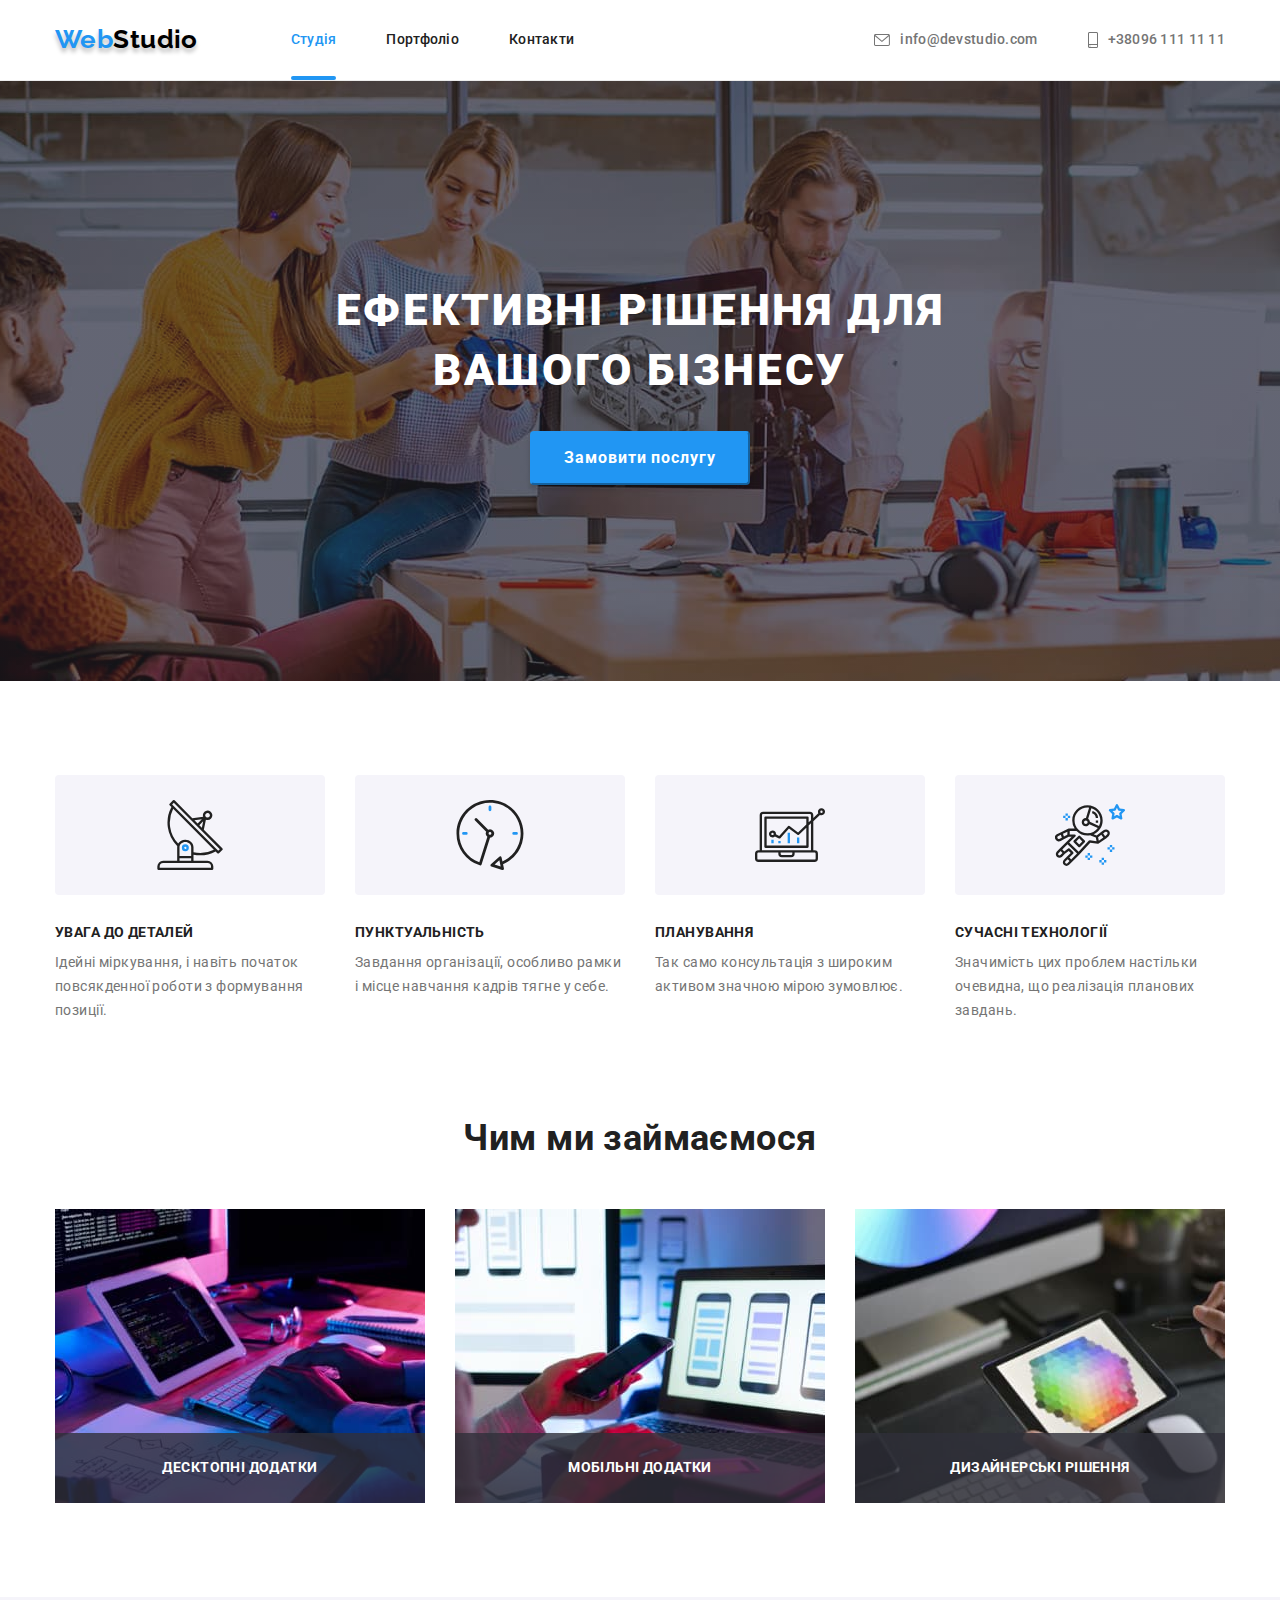
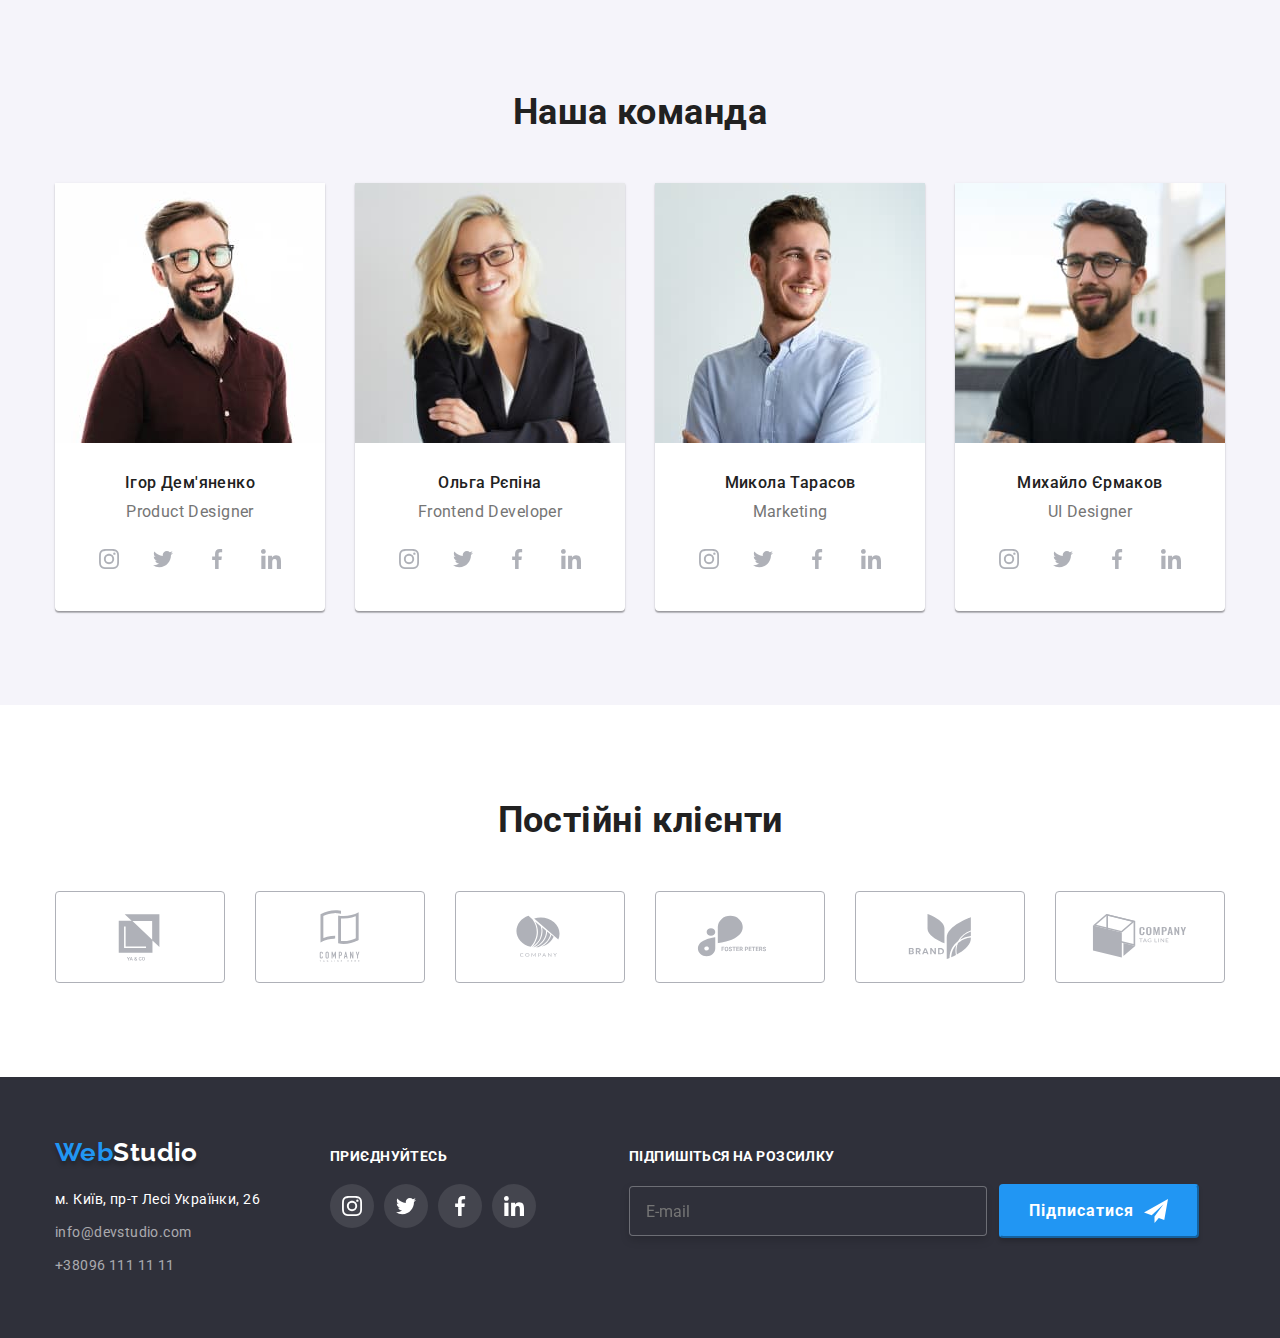
<file: index.html>
<!DOCTYPE html>
<html lang="uk">
<head>
    <meta charset="UTF-8">
    <meta http-equiv="X-UA-Compatible" content="IE=edge">
    <meta name="viewport" content="width=device-width, initial-scale=1.0">
    <title>WebStudio</title>
    <link rel="preconnect" href="https://fonts.googleapis.com">
    <link rel="preconnect" href="https://fonts.gstatic.com" crossorigin>
    <link href="https://fonts.googleapis.com/css2?family=Raleway:wght@700&family=Roboto:wght@400;500;700;900&display=swap"
        rel="stylesheet">
    <link rel="stylesheet" href="https://cdnjs.cloudflare.com/ajax/libs/modern-normalize/1.1.0/modern-normalize.min.css">
    <link rel="stylesheet" href="./css/styles.css"/>
</head>
<body>
    <!--Хедер-->
    <header>
        <div class="container page-nav">
            <nav class="nav">
                <a href="" class="logo">
                    <span class="logo-web">Web</span><span class="logo-studio">Studio</span>
                </a>
                <ul class="site-nav">
                    <li class="item"> <a class="link current" href="">Студія</a></li>
                    <li class="item"> <a class="link" href="./portfolio.html">Портфоліо</a></li>
                    <li class="item"> <a class="link" href="">Контакти</a></li>
                </ul>
            </nav>
            <ul class="nav-address">
                <li class="item"> <a class="link" href="mailto:info@devstudio.com">
                    <svg class="mail-nav" width="16" height="12">
                      <use href="./images/icons.svg#icon-envelope"></use>
                    </svg> info@devstudio.com</a></li>
                <li class="item"> <a class="link" href="tel:+380961111111">
                    <svg class="tel-nav" width="10" height="16">
                      <use href="./images/icons.svg#icon-smartphone"></use>
                    </svg>+38096 111 11 11</a></li>
            </ul>
        </div>
    </header>
    <!--Мейн-->
    <main>
        <div class="overlay">
            <section class="hero-section">
                <h1 class="title">Ефективні рішення для <br> вашого бізнесу</h1>
                <button class="button" type="button" data-modal-open>
                    <span class="button__label">Замовити послугу</span>
                </button>
            </section>
        </div>
        <section class="benefits">
            <div class="container">
                <h2 class="visually-hidden">Переваги компанії</h2>
                <ul class="features">
                    <li class="item icon-antenna">
                        <div class="icon">
                            <svg class="item-icon" width="70px" height="70px">
                              <use href="./images/icons.svg#icon-antenna-1"></use>
                            </svg>
                        </div>
                        <h3 class="details">УВАГА ДО ДЕТАЛЕЙ</h3>
                        <p class="description">Ідейні міркування, і навіть початок повсякденної роботи з формування позиції.</p>
                    </li>
                    <li class="item icon-clock">
                        <div class="icon">
                            <svg class="item-icon" width="70px" height="70px">
                                <use href="./images/icons.svg#icon-clock-1"></use>
                            </svg>
                        </div>
                        <h3 class="details">ПУНКТУАЛЬНІСТЬ</h3>
                        <p class="description">Завдання організації, особливо рамки і місце навчання кадрів тягне у себе.</p>
                    </li>
                    <li class="item icon-diagram">
                        <div class="icon">
                            <svg class="item-icon" width="70px" height="70px">
                                <use href="./images/icons.svg#icon-diagram-1"></use>
                            </svg>
                        </div>
                        <h3 class="details">ПЛАНУВАННЯ</h3>
                        <p class="description">Так само консультація з широким активом значною мірою зумовлює.</p>
                    </li>
                    <li class="item icon-astronaut">
                        <div class="icon">
                            <svg class="item-icon" width="70px" height="70px">
                                <use href="./images/icons.svg#icon-astronaut-1"></use>
                            </svg>
                        </div>
                        <h3 class="details">СУЧАСНІ ТЕХНОЛОГІЇ</h3>
                        <p class="description">Значимість цих проблем настільки очевидна, що реалізація планових завдань.</p>
                    </li>
                </ul>
            </div>
        </section>
        <section class="work">
            <div class="container">
                <h2 class="title-work">Чим ми займаємося</h2>
                <ul class="box">
                    <li class="item">
                        <a class="link-work" href=""><img src="./images/img1.jpg" alt="Десктопні застосунки" width="370"
                                height="294"></a>
                        <div class="overlay-text"><p>Десктопні додатки</p></div>
                    </li>
                    <li class="item">
                        <a class="link-work" href=""><img src="./images/img2.jpg" alt="Мобільні застосунки" width="370"
                                height="294"></a>
                        <div class="overlay-text"><p>Мобільні додатки</p></div>
                    </li>
                    <li class="item">
                        <a class="link-work" href=""><img src="./images/img3.jpg" alt="Дизайнерські рішення" width="370"
                                height="294"></a>
                        <div class="overlay-text"><p>Дизайнерські рішення</p></div>
                    </li>
                </ul>
            </div>
        </section>
        <section class="work1">
            <div class="container">
                <h2 class="title-work">Наша команда</h2>
                <ul class="specialists">
                    <li class="container1">
                            <img class="img" src="./images/k1.jpg" alt="Product Designer" width="270" height="260">
                            <div class="team">
                                <h3 class="name">Ігор Дем'яненко</h3>
                                <p class="profession" lang="en">Product Designer</p>
                                <ul class="social">
                                    <li class="link"><a class="socials-item" href="" target="_blank" aria-label="Instagram">
                                            <svg class="icon" width="20" height="20">
                                                <use href="./images/icons.svg#icon-instagram"></use>
                                            </svg>
                                        </a>
                                    </li>
                                    <li class="link"><a class="socials-item" href="" target="_blank" aria-label="Twitter">
                                            <svg class="icon" width="20" height="20">
                                                <use href="./images/icons.svg#icon-twitter"></use>
                                            </svg>
                                        </a>
                                    </li>
                                    <li class="link"><a class="socials-item" href="" target="_blank" aria-label="Facebook">
                                            <svg class="icon" width="20" height="20">
                                                <use href="./images/icons.svg#icon-facebook"></use>
                                            </svg>
                                        </a>
                                    </li>
                                    <li class="link"><a class="socials-item" href="" target="_blank" aria-label="Linkedin">
                                            <svg class="icon" width="20" height="20">
                                                <use href="./images/icons.svg#icon-linkedin"></use>
                                            </svg>
                                        </a>
                                    </li>
                                </ul>
                            </div>
                    </li>
                    <li class="container1">
                            <img class="img" src="./images/k2.jpg" alt="Frontend Developer" width="270" height="260">
                            <div class="team">
                                <h3 class="name">Ольга Рєпіна</h3>
                                <p class="profession" lang="en">Frontend Developer</p>
                                <ul class="social">
                                    <li class="link"><a class="socials-item" href="" target="_blank" aria-label="Instagram">
                                            <svg class="icon" width="20" height="20">
                                                <use href="./images/icons.svg#icon-instagram"></use>
                                            </svg>
                                        </a>
                                    </li>
                                    <li class="link"><a class="socials-item" href="" target="_blank" aria-label="Twitter">
                                            <svg class="icon" width="20" height="20">
                                                <use href="./images/icons.svg#icon-twitter"></use>
                                            </svg>
                                        </a>
                                    </li>
                                    <li class="link"><a class="socials-item" href="" target="_blank" aria-label="Facebook">
                                            <svg class="icon" width="20" height="20">
                                                <use href="./images/icons.svg#icon-facebook"></use>
                                            </svg>
                                        </a>
                                    </li>
                                    <li class="link"><a class="socials-item" href="" target="_blank" aria-label="Linkedin">
                                            <svg class="icon" width="20" height="20">
                                                <use href="./images/icons.svg#icon-linkedin"></use>
                                            </svg>
                                        </a>
                                    </li>
                                </ul>
                            </div>
                    </li>
                    <li class="container1">
                            <img class="img" src="./images/k3.jpg" alt="Marketing" width="270" height="260">
                            <div class="team">
                                <h3 class="name">Микола Тарасов</h3>
                                <p class="profession" lang="en">Marketing</p>
                                <ul class="social">
                                    <li class="link"><a class="socials-item" href="" target="_blank" aria-label="Instagram">
                                            <svg class="icon" width="20" height="20">
                                                <use href="./images/icons.svg#icon-instagram"></use>
                                            </svg>
                                        </a>
                                    </li>
                                    <li class="link"><a class="socials-item" href="" target="_blank" aria-label="Twitter">
                                            <svg class="icon" width="20" height="20">
                                                <use href="./images/icons.svg#icon-twitter"></use>
                                            </svg>
                                        </a>
                                    </li>
                                    <li class="link"><a class="socials-item" href="" target="_blank" aria-label="Facebook">
                                            <svg class="icon" width="20" height="20">
                                                <use href="./images/icons.svg#icon-facebook"></use>
                                            </svg>
                                        </a>
                                    </li>
                                    <li class="link"><a class="socials-item" href="" target="_blank" aria-label="Linkedin">
                                            <svg class="icon" width="20" height="20">
                                                <use href="./images/icons.svg#icon-linkedin"></use>
                                            </svg>
                                        </a>
                                    </li>
                                </ul>
                            </div>
                    </li>
                    <li class="container1">
                            <img class="img" src="./images/k4.jpg" alt="UI Designer" width="270" height="260">
                            <div class="team">
                                <h3 class="name">Михайло Єрмаков</h3>
                                <p class="profession" lang="en">UI Designer</p>
                                <ul class="social">
                                    <li class="link"><a class="socials-item" href="" target="_blank" aria-label="Instagram">
                                            <svg class="icon" width="20" height="20">
                                                <use href="./images/icons.svg#icon-instagram"></use>
                                            </svg>
                                        </a>
                                    </li>
                                    <li class="link"><a class="socials-item" href="" target="_blank" aria-label="Twitter">
                                            <svg class="icon" width="20" height="20">
                                                <use href="./images/icons.svg#icon-twitter"></use>
                                            </svg>
                                        </a>
                                    </li>
                                    <li class="link"><a class="socials-item" href="" target="_blank" aria-label="Facebook">
                                            <svg class="icon" width="20" height="20">
                                                <use href="./images/icons.svg#icon-facebook"></use>
                                            </svg>
                                        </a>
                                    </li>
                                    <li class="link"><a class="socials-item" href="" target="_blank" aria-label="Linkedin">
                                            <svg class="icon" width="20" height="20">
                                                <use href="./images/icons.svg#icon-linkedin"></use>
                                            </svg>
                                        </a>
                                    </li>
                                </ul>
                            </div>
                    </li>
                </ul>
            </div>
        </section>
        <section class="clients">
            <div class="container">
                <h2 class="title-work">Постійні клієнти</h2>
                <ul class="icon-clients">
                    <li class="item"><a class="company-link" href="" target="_blank">
                        <svg class="company" width="106" height="60">
                      <use href="./images/icons.svg#icon-Logo1"></use>
                        </svg>
                        </a>
                    </li>
                    <li class="item"><a class="company-link" href="" target="_blank"><svg class="company" width="106" height="60">
                      <use href="./images/icons.svg#icon-Logo2"></use>
                    </svg></a></li>
                    <li class="item"><a class="company-link" href="" target="_blank"><svg class="company" width="106" height="60">
                      <use href="./images/icons.svg#icon-Logo3"></use>
                    </svg></a></li>
                    <li class="item"><a class="company-link" href="" target="_blank"><svg class="company" width="106" height="60">
                      <use href="./images/icons.svg#icon-Logo4"></use>
                    </svg></a></li>
                    <li class="item"><a class="company-link" href="" target="_blank"><svg class="company" width="106" height="60">
                      <use href="./images/icons.svg#icon-Logo5"></use>
                    </svg></a></li>
                    <li class="item"><a class="company-link" href="" target="_blank"><svg class="company" width="106" height="60">
                      <use href="./images/icons.svg#icon-Logo6"></use>
                    </svg></a></li>
                </ul>
            </div>
        </section>
    </main>
    <!--Футер-->
    <footer class="footer">
        <div class="container info">
            <div>
                <a href="" class="logo">
                    <span class="logo-web">Web</span><span class="logo-studio">Studio</span>
                </a>
                <address>
                    <ul>
                        <li class="item"><a class="address" href="https://goo.gl/maps/R6BXJKpHJJbLq4Js7" target="_blank">м. Київ, пр-т
                                Лесі Українки,
                                26</a></li>
                        <li class="item"><a class="mail" href="mailto:info@devstudio.com">info@devstudio.com</a></li>
                        <li class="item"><a class="tel" href="tel:+380961111111">+38096 111 11 11</a></li>
                    </ul>
                </address>
            </div>
            <div class="social-page">
                <b class="join">приєднуйтесь</b>
                <ul class="social">
                    <li class="link"><a class="socials-item" href="" target="_blank" aria-label="Instagram">
                            <svg class="icon" width="20" height="20">
                                <use href="./images/icons.svg#icon-instagram"></use>
                            </svg>
                        </a>
                    </li>
                    <li class="link"><a class="socials-item" href="" target="_blank" aria-label="Twitter">
                            <svg class="icon" width="20" height="20">
                                <use href="./images/icons.svg#icon-twitter"></use>
                            </svg>
                        </a>
                    </li>
                    <li class="link"><a class="socials-item" href="" target="_blank" aria-label="Facebook">
                            <svg class="icon" width="20" height="20">
                                <use href="./images/icons.svg#icon-facebook"></use>
                            </svg>
                        </a>
                    </li>
                    <li class="link"><a class="socials-item" href="" target="_blank" aria-label="Linkedin">
                            <svg class="icon" width="20" height="20">
                                <use href="./images/icons.svg#icon-linkedin"></use>
                            </svg>
                        </a>
                    </li>
                </ul>
            </div>
            <div class="subscribe">
                <b class="join">Підпишіться на розсилку</b>
                <form class="form-subscribe" action="email" placeholder="E-mail">
                    <label for="E-mail"></label>
                    <input type="text" name="email" id="E-mail" placeholder="E-mail" required>
                    <button type="submit" class="btn-form">
                        <span class="btn-name">Підписатися</span>
                        <svg class="icon-send" width="24" height="24">
                            <use href="./images/icons.svg#icon-icon-send"></use>
                        </svg>
                    </button>
                </form>
            </div>
        </div>
    </footer>

    <div class="backdrop is-hidden" data-modal>
        <div class="modal">
            <button class="close-btn" type="button" data-modal-close>
                <svg class="icon-close" width="18" height="18">
                  <use class="checked" href="./images/icons.svg#icon-close"></use>
                </svg>
            </button>
            <div class="modal-form">
                <h2 class="title-modal">Залиште свої дані, ми вам передзвонимо</h2>
                <form class="form-service">
                    <div class="form-groupe">
                        <label class="form-label" for="name">Ім'я</label>
                        <input class="form-input" type="text" name="name" id="name" required>
                        <svg class="form-icon" width="18px" height="18px">
                            <use href="./images/icons.svg#icon-person-black"></use>
                        </svg>
                    </div>
            
                    <div class="form-groupe">
                        <label class="form-label" for="tel">Телефон</label>
                        <input class="form-input" type="tel" name="tel" id="tel" required>
                        <svg class="form-icon" width="18px" height="18px">
                            <use href="./images/icons.svg#icon-phone-black"></use>
                        </svg>
                    </div>
            
                    <div class="form-groupe">
                        <label class="form-label" for="mail">Пошта</label>
                        <input class="form-input" type="email" name="mail" id="mail" required>
                        <svg class="form-icon" width="18px" height="18px">
                            <use href="./images/icons.svg#icon-email-black"></use>
                        </svg>
                    </div>
            
                    <div class="form-groupe">
                        <label class="form-label" for="comment">Коментар</label>
                        <textarea class="form-comment" name="comment" id="comment" rows="6" placeholder="Введіть текст"></textarea>
                    </div>
            
                    <div class="form-agree">
                        <label class="checkbox-label">
                            <input class="checkbox" type="checkbox" name="agree" value="agree">
                            <svg class="icon" width="16" height="15">
                              <use href="./images/icons.svg#icon-check"></use>
                            </svg>
                            Погоджуюся з розсилкою та приймаю 
                            <a class="link">Умови договору</a>
                        </label>
                    </div>
            
                    <button class="btn-form-service" type="submit">
                        <span class="name-btn-form">Відправити</span></button>
                </form>
            </div>
        </div>
        
    </div>
    

    <script src="./js/modal.js"></script>
</body>
</html>
</file>
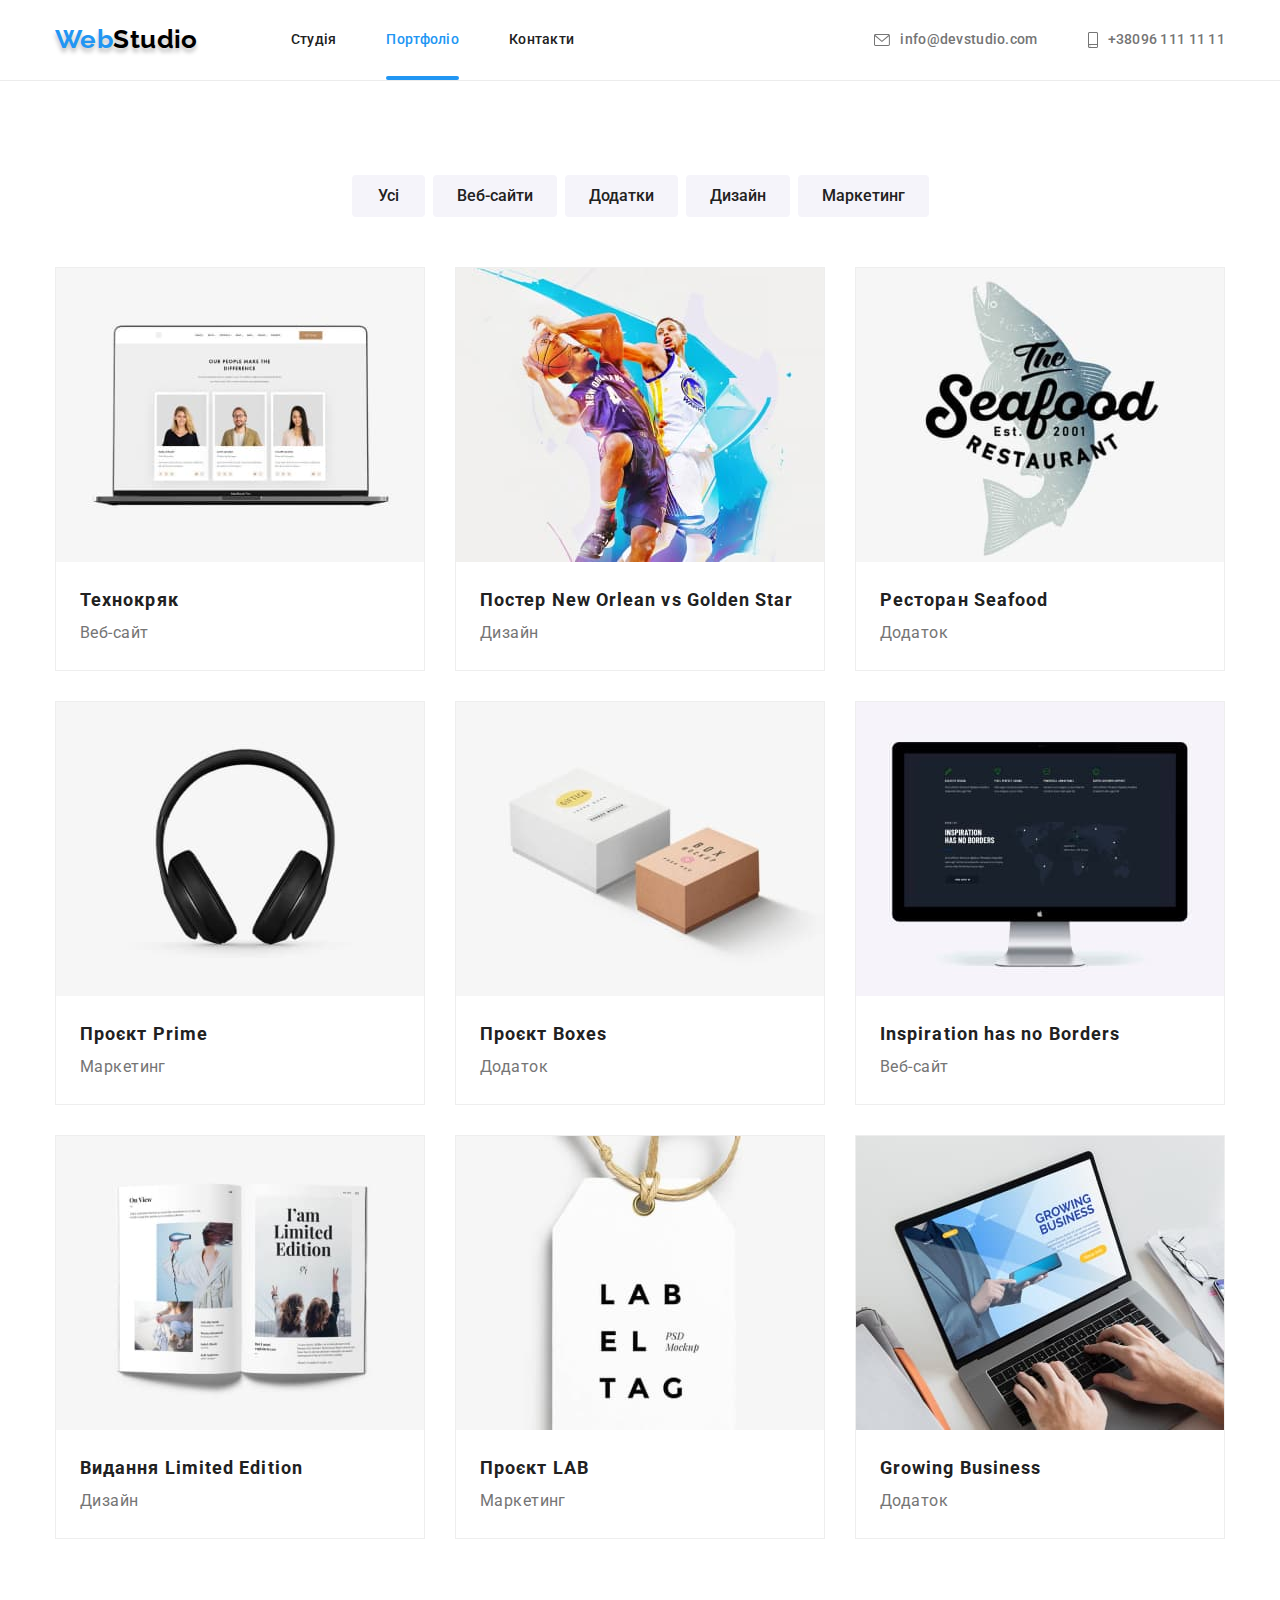
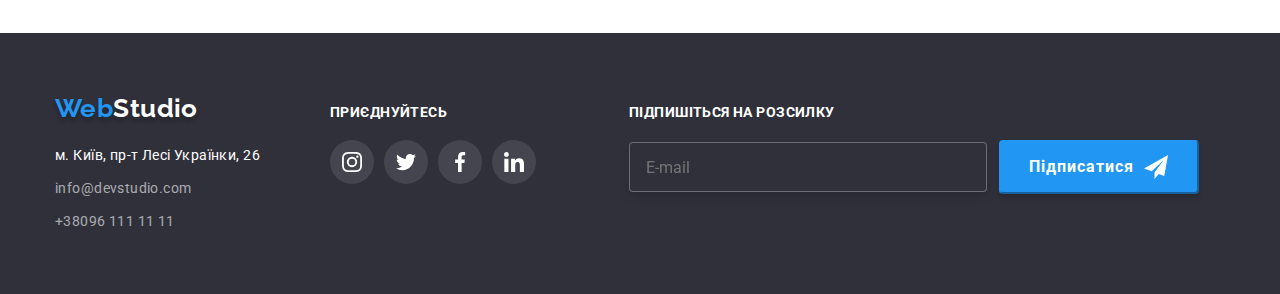
<file: portfolio.html>
<!DOCTYPE html>
<html lang="en">
<head>
    <meta charset="UTF-8">
    <meta http-equiv="X-UA-Compatible" content="IE=edge">
    <meta name="viewport" content="width=device-width, initial-scale=1.0">
    <title>Portfolio</title>
    <link rel="preconnect" href="https://fonts.googleapis.com">
    <link rel="preconnect" href="https://fonts.gstatic.com" crossorigin>
    <link href="https://fonts.googleapis.com/css2?family=Raleway:wght@700&family=Roboto:wght@400;500;700;900&display=swap"
        rel="stylesheet">
    <link rel="stylesheet" href="https://cdnjs.cloudflare.com/ajax/libs/modern-normalize/1.1.0/modern-normalize.min.css">
    <link rel="stylesheet" href="./css/styles.css"/>
</head>
<body>
    <!--Хедер-->
    <header>
        <div class="container page-nav">
            <nav class="nav">
                <a href="./index.html" class="logo">
                    <span class="logo-web">Web</span><span class="logo-studio">Studio</span>
                </a>
                <ul class="site-nav">
                    <li class="item"> <a class="link" href="./index.html">Студія</a></li>
                    <li class="item"> <a class="link current" href="">Портфоліо</a></li>
                    <li class="item"> <a class="link" href="">Контакти</a></li>
                </ul>
            </nav>
            <ul class="nav-address">
                <li class="item"> <a class="link" href="mailto:info@devstudio.com">
                    <svg class="mail-nav" width="16" height="12">
                        <use href="./images/icons.svg#icon-envelope"></use>
                    </svg>info@devstudio.com</a></li>
                <li class="item"> <a class="link" href="tel:+380961111111">
                    <svg class="tel-nav" width="10" height="16">
                        <use href="./images/icons.svg#icon-smartphone"></use>
                    </svg>+38096 111 11 11</a></li>
            </ul>
        </div>
    </header>
    <!--Мейн-->
    <main>
        <h1 class="visually-hidden">Фільтр Портфоліо</h1>
        <section class="filters">
            <div class="container">
                <ul class="filters-menu">
                    <li class="item"><button class="btn" type="button">Усі</button></li>
                    <li class="item"><button class="btn" type="button">Веб-сайти</button></li>
                    <li class="item"><button class="btn" type="button">Додатки</button></li>
                    <li class="item"><button class="btn" type="button">Дизайн</button></li>
                    <li class="item"><button class="btn" type="button">Маркетинг</button></li>
                </ul>
                <ul class="portfolio">
                    <li class="container2">
                        <a class="link" href="">
                            <div class="thumb">
                                <img src="./images/p1.jpg" alt="Веб-сайт" width="370" height="294">
                                <div class="portfolio-overlay">
                                    <p class="text">Ресурс пропонує комплексні пропозиції з різним рівнем функціоналу та сервісів. Все це дозволить
                                        відвідувачу отримати
                                        вичерпні відомості про компанію чи приватну особу.</p>
                                </div>
                            </div>
                            <div class="menu">
                                <h2 class="title-portfolio">Технокряк</h2>
                                <p class="variety-portfolio">Веб-сайт</p>
                            </div>
                        </a>
                    </li>
                    <li class="container2">
                        <a class="link" href="">
                            <div class="thumb">
                                <img src="./images/p2.jpg" alt="Дизайн" width="370" height="294">
                                <div class="portfolio-overlay">
                                    <p class="text">Ресурс пропонує комплексні пропозиції з різним рівнем функціоналу та сервісів. Все це дозволить
                                        відвідувачу отримати
                                        вичерпні відомості про компанію чи приватну особу.</p>
                                </div>
                            </div>
                            <div class="menu">
                                <h2 class="title-portfolio">Постер New Orlean vs Golden Star</h2>
                                <p class="variety-portfolio">Дизайн</p>
                            </div>
                        </a>
                    </li>
                    <li class="container2">
                        <a class="link" href="">
                            <div class="thumb">
                                <img src="./images/p3.jpg" alt="Додаток" width="370" height="294">
                                <div class="portfolio-overlay">
                                    <p class="text">Ресурс пропонує комплексні пропозиції з різним рівнем функціоналу та сервісів. Все це дозволить
                                        відвідувачу отримати
                                        вичерпні відомості про компанію чи приватну особу.</p>
                                </div>
                            </div>
                            <div class="menu">
                                <h2 class="title-portfolio">Ресторан Seafood</h2>
                                <p class="variety-portfolio">Додаток</p>
                            </div>
                        </a>
                    </li>
                    <li class="container2">
                        <a class="link" href="">
                            <div class="thumb">
                                <img src="./images/p4.jpg" alt="Маркетинг" width="370" height="294">
                                <div class="portfolio-overlay">
                                    <p class="text">Ресурс пропонує комплексні пропозиції з різним рівнем функціоналу та сервісів. Все це дозволить
                                        відвідувачу отримати
                                        вичерпні відомості про компанію чи приватну особу.</p>
                                </div>
                            </div>
                            <div class="menu">
                                <h2 class="title-portfolio">Проєкт Prime</h2>
                                <p class="variety-portfolio">Маркетинг</p>
                            </div>
                        </a>
                    </li>
                    <li class="container2">
                        <a class="link" href="">
                            <div class="thumb">
                                <img src="./images/p5.jpg" alt="Додаток" width="370" height="294">
                                <div class="portfolio-overlay">
                                    <p class="text">Ресурс пропонує комплексні пропозиції з різним рівнем функціоналу та сервісів. Все це дозволить
                                        відвідувачу отримати
                                        вичерпні відомості про компанію чи приватну особу.</p>
                                </div>
                            </div>
                            <div class="menu">
                                <h2 class="title-portfolio">Проєкт Boxes</h2>
                                <p class="variety-portfolio">Додаток</p>
                            </div>
                        </a>
                    </li>
                    <li class="container2">
                        <a class="link" href="">
                            <div class="thumb">
                                <img src="./images/p6.jpg" alt="Веб-сайт" width="370" height="294">
                                <div class="portfolio-overlay">
                                    <p class="text">Ресурс пропонує комплексні пропозиції з різним рівнем функціоналу та сервісів. Все це дозволить
                                        відвідувачу отримати
                                        вичерпні відомості про компанію чи приватну особу.</p>
                                </div>
                            </div>
                            <div class="menu">
                                <h2 class="title-portfolio">Inspiration has no Borders</h2>
                                <p class="variety-portfolio">Веб-сайт</p>
                            </div>
                        </a>
                    </li>
                    <li class="container2">
                        <a class="link" href="">
                            <div class="thumb">
                                <img src="./images/p7.jpg" alt="Дизайн" width="370" height="294">
                                <div class="portfolio-overlay">
                                    <p class="text">Ресурс пропонує комплексні пропозиції з різним рівнем функціоналу та сервісів. Все це дозволить
                                        відвідувачу отримати
                                        вичерпні відомості про компанію чи приватну особу.</p>
                                </div>
                            </div>
                            <div class="menu">
                                <h2 class="title-portfolio">Видання Limited Edition</h2>
                                <p class="variety-portfolio">Дизайн</p>
                            </div>
                        </a>
                    </li>
                    <li class="container2">
                        <a class="link" href="">
                            <div class="thumb">
                                <img src="./images/p8.jpg" alt="Маркетинг" width="370" height="294">
                                <div class="portfolio-overlay">
                                    <p class="text">Ресурс пропонує комплексні пропозиції з різним рівнем функціоналу та сервісів. Все це дозволить
                                        відвідувачу отримати
                                        вичерпні відомості про компанію чи приватну особу.</p>
                                </div>
                            </div>
                            <div class="menu">
                                <h2 class="title-portfolio">Проєкт LAB</h2>
                                <p class="variety-portfolio">Маркетинг</p>
                            </div>
                        </a>
                    </li>
                    <li class="container2">
                        <a class="link" href="">
                            <div class="thumb">
                                <img src="./images/p9.jpg" alt="Додаток" width="370" height="294">
                                <div class="portfolio-overlay">
                                    <p class="text">Ресурс пропонує комплексні пропозиції з різним рівнем функціоналу та сервісів. Все це дозволить
                                        відвідувачу отримати
                                        вичерпні відомості про компанію чи приватну особу.</p>
                                </div>
                            </div>
                            <div class="menu">
                                <h2 class="title-portfolio">Growing Business</h2>
                                <p class="variety-portfolio">Додаток</p>
                            </div>
                        </a>
                    </li>
                </ul>
            </div>
        </section>
    </main>
    <!--Футер-->
    <footer class="footer">
        <div class="container info">
            <div>
                <a href="" class="logo">
                    <span class="logo-web">Web</span><span class="logo-studio">Studio</span>
                </a>
                <address>
                    <ul>
                        <li class="item"><a class="address" href="https://goo.gl/maps/R6BXJKpHJJbLq4Js7" target="_blank">м.
                                Київ, пр-т
                                Лесі Українки,
                                26</a></li>
                        <li class="item"><a class="mail" href="mailto:info@devstudio.com">info@devstudio.com</a></li>
                        <li class="item"><a class="tel" href="tel:+380961111111">+38096 111 11 11</a></li>
                    </ul>
                </address>
            </div>
            <div class="social-page">
                <b class="join">приєднуйтесь</b>
                <ul class="social">
                    <li class="link"><a class="socials-item" href="" target="_blank" aria-label="Instagram">
                            <svg class="icon" width="20" height="20">
                                <use href="./images/icons.svg#icon-instagram"></use>
                            </svg>
                        </a>
                    </li>
                    <li class="link"><a class="socials-item" href="" target="_blank" aria-label="Twitter">
                            <svg class="icon" width="20" height="20">
                                <use href="./images/icons.svg#icon-twitter"></use>
                            </svg>
                        </a>
                    </li>
                    <li class="link"><a class="socials-item" href="" target="_blank" aria-label="Facebook">
                            <svg class="icon" width="20" height="20">
                                <use href="./images/icons.svg#icon-facebook"></use>
                            </svg>
                        </a>
                    </li>
                    <li class="link"><a class="socials-item" href="" target="_blank" aria-label="Linkedin">
                            <svg class="icon" width="20" height="20">
                                <use href="./images/icons.svg#icon-linkedin"></use>
                            </svg>
                        </a>
                    </li>
                </ul>
            </div>
            <div class="subscribe">
                <b class="join">Підпишіться на розсилку</b>
                <form class="form-subscribe" action="email" placeholder="E-mail">
                    <label for="E-mail"></label>
                    <input type="text" name="email" id="E-mail" placeholder="E-mail">
                    <button type="submit" class="btn-form">
                        <span class="btn-name">Підписатися</span>
                        <svg class="icon-send" width="24" height="24">
                            <use href="./images/icons.svg#icon-icon-send"></use>
                        </svg>
                    </button>
                </form>
            </div>
        </div>
    </footer>
</body>
</html>
</file>
<file: css/styles.css>
/*колір основного тексту #212121 */
/*вторинний колір тексту #757575 */
/*білий #FFFFFF */
/*акцент синій #2196F3 */
/*вторинний колір фону #2F303A-чорний, #F5F4FA- сірий */

:root {
    --primary-text-color: #757575;
    --title-text-color: #212121;
    --accent-color: #2196F3;
    --white-color: #FFFFFF;
}
html{
    box-sizing: border-box;
}
*,*::before, *::after{
    box-sizing: inherit;
}
body{
    background-color: var(--white-color);
    font-family: 'Roboto', sans-serif;
    font-weight: 400;
    font-size: 14px;
    letter-spacing: 0.03em;
}
body ul{
    list-style: none;
}
body a{
    text-decoration: none;
}

    
            /*Header*/
header {
    background-color: var(--white-color);
    border-bottom: 1px solid #ECECEC;
}
h1,h2,h3,p,ul{
    margin: 0;
    padding: 0;
}
img{
    display: block;
}
.page-nav{
    display: flex;
    align-items: center;
}
.nav{
    display: flex;
}

.container{
    margin-left: auto;
    margin-right: auto;
    width: 1200px;
    padding: 0 15px;
    /*outline: 4px solid red;*/ 
}
.logo{
    font-family: 'Raleway', sans-serif;
    font-weight: 700;
    font-size: 26px;
    line-height: 1.19;
    text-shadow: 0px 4px 4px rgba(0, 0, 0, 0.25);
}
.nav .logo{
    padding-top: 24px;
    padding-bottom: 25px;
}
.logo-web {
    color: var(--accent-color);
}
.logo-studio {
    color: #000000;
}
.site-nav {    
    display: flex;
    margin-left: 93px;
    font-weight: 500;
    font-size: 14px;
    line-height: 1.14;
    letter-spacing: 0.02em;
    color: var(--title-text-color);
}
.site-nav .item{
    margin-right: 50px;
    position: relative;
}
.site-nav .current::after{
    content: "";
    position: absolute;
    left: 0;
    bottom: 0;
    display: block;
    width: 100%;
    height: 4px;
    background: var(--accent-color);
    border-radius: 2px;
}
.site-nav .item:last-child{
    margin-right: 0;
}
.site-nav .link{
    font-weight: 500;
    line-height: 1.14;
    letter-spacing: 0.02em;
    color: var(--title-text-color);
    padding: 32px 0;
    display: block;

    transition-property: color;
    transition-duration: 250ms;
    transition-timing-function: cubic-bezier(0.4, 0, 0.2, 1);
}
.site-nav .link:hover,
.site-nav .link:focus {
    color: var(--accent-color);
}
.site-nav .link.current{
    color: var(--accent-color);
}
.nav-address .item +.item{
    margin-left: 50px;
}
.nav-address {
    display: flex;
    margin-left: auto;
    font-style: normal;
    font-weight: 500;
    font-size: 14px;
    line-height: 1.14;
    letter-spacing: 0.02em;
    color: var(--primary-text-color);
}
.nav-address .link{
    display: flex;
    padding-top: 32px;
    padding-bottom: 32px;
    color: var(--primary-text-color);
    align-items: center;
    justify-content: center;

    transition-property: color;
    transition-duration: 250ms;
    transition-timing-function: cubic-bezier(0.4, 0, 0.2, 1);
}
.mail-nav{
    margin-right: 10px;
    fill: currentColor;
}
.tel-nav{
    margin-right: 10px;
    fill: currentColor;
}
.nav-address .link:focus,
.nav-address .link:hover{
    color: var(--accent-color);
}
    /*Hero-sectiov*/
.hero-section {
    padding-top: 200px;
    padding-bottom: 200px;
    /*background-color: #C4C4C4;*/
    text-align: center;
    /*outline: 4px solid red;*/
}
.overlay{
    height: 600px;
    max-width: 1600px;
    margin-left: auto;
    margin-right: auto;
    background-image: linear-gradient(
            to right,
            rgba(47, 48, 58, 0.4),
            rgba(47, 48, 58, 0.4)
    ),
        url(../images/Overlay.jpg);
    background-color: ##C4C4C4;
    background-repeat: no-repeat;
    background-position: center;
    background-size: cover;
}
.hero-section .title {
    font-weight: 900;
    font-size: 44px;
    line-height: 1.36;
    letter-spacing: 0.06em;
    text-transform: uppercase;
    color: var(--white-color);
    margin-bottom: 30px;
}
.button{
    min-width: 216px;
    min-height: 50px;
    padding: 10px 32px;
    text-align: center;
    background: var(--accent-color);
    box-shadow: 0px 4px 4px rgba(0, 0, 0, 0.15);
    border-radius: 4px;
    border-color: var(--accent-color);
    cursor: pointer;
}
.button__label {
    font-family: 'Roboto';
    font-weight: 700;
    font-size: 16px;
    line-height: 1.88;
    display: flex;
    align-items: center;
    text-align: center;
    letter-spacing: 0.06em;
    color: var(--white-color);
}
.button:hover, .button:focus{
    color: var(--accent-color);
}
.visually-hidden {
    position: absolute;
    width: 1px;
    height: 1px;
    margin: -1px;
    border: 0;
    padding: 0;

    white-space: nowrap;
    clip-path: inset(100%);
    clip: rect(0 0 0 0);
    overflow: hidden;
}
.features{
    display: flex;
    flex-wrap: wrap;
}
.features .item+.item{
    margin-left: 30px;
}
.benefits .item{
    width: 270px;
}

.benefits .icon{
    width: 270px;
    height: 120px;
    background-color: #F5F4FA;
    margin-bottom: 30px;
    border-radius: 4px;
    display: flex;
    align-items: center;
    justify-content: center;
}
/*.benefits .item::before {
    content: "";
    display: block;
    height: 120px;
    background-size: auto;
    background-repeat: no-repeat;
    background-position: center;
    border-radius: 4px;
    background-color: #F5F4FA;
    padding: 25px 100px;
    margin-bottom: 30px;
}
.icon-antenna:before{
    background-image: url("../images/antenna\ 1.svg");
}
.icon-clock:before{
    background-image: url("../images/clock\ 1.svg");
}
.icon-diagram:before{
    background-image: url("../images/diagram\ 1.svg");
}
.icon-astronaut:before{
    background-image: url("../images/astronaut\ 1.svg");
}*/

.benefits .details {
    margin-bottom: 10px;
    line-height: 1.14;
    font-size: 14px;
    text-transform: uppercase;
    color: var(--title-text-color);
}
.benefits .description {
    line-height: 1.71;
    color: var(--primary-text-color);
}
.benefits{
    padding-bottom: 94px;
    padding-top: 94px;
}
.title-work{
    font-size: 36px;
    line-height: 1.17;
    text-align: center;
    color: var(--title-text-color);
    margin-bottom: 50px;
}
.box{
    display: flex;
    flex-wrap: wrap;
}
.specialists{
    display: flex;
    flex-wrap: wrap;
}

.specialists .name{
    font-weight: 500;
    font-size: 16px;
    line-height: 1.19;
    text-align: center;
    color: var(--title-text-color);
    margin-bottom: 10px;
}
.specialists .profession{
    font-size: 16px;
    line-height: 1.19;
    text-align: center;
    color: var(--primary-text-color);
    margin-bottom: 16px;
}
.work{
    display: flex; 
    padding-bottom: 94px;
}

.work .item +.item{
    margin-left: 30px;
}
.work .item{
    position: relative;

    display: flex;
    align-items: center;
    justify-content: center;
}
.overlay-text{
    position: absolute;
    
    bottom: 0;

    width: 370px;
    height: 70px;
    background: rgba(47, 48, 58, 0.8);

    font-weight: 700;
    font-size: 14px;
    line-height: 1.14;
    text-align: center;
    letter-spacing: 0.03em;
    text-transform: uppercase;
    color: var(--white-color);
    padding-top: 27px;
}
.work1 {
    padding-top: 94px;
    padding-bottom: 94px;
    background-color: #F5F4FA;
}
.work1 .socials-item {
    display: flex;
    align-items: center;
    justify-content: center;
    width: 44px;
    height: 44px;
    background-color: var(--white-color);
    border-radius: 50%;

    transition-property: background-color;
    transition-duration: 250ms;
    transition-timing-function: cubic-bezier(0.4, 0, 0.2, 1);
}
.work1 .icon {
    fill: #AFB1B8;

    transition-property: fill;
    transition-duration: 250ms;
    transition-timing-function: cubic-bezier(0.4, 0, 0.2, 1);
}
.socials-item:hover .icon,
.socials-item:focus .icon{
    fill: var(--white-color);
}
.socials-item:hover,
.socials-item:focus{
    background-color: var(--accent-color);
}

.team {
    padding-top: 30px;
    padding-bottom: 30px;
}
.container1{
    width: 270px;
    min-height: 368px;
    background: var(--white-color);
    box-shadow: 0px 1px 3px rgba(0, 0, 0, 0.12), 0px 1px 1px rgba(0, 0, 0, 0.14), 0px 2px 1px rgba(0, 0, 0, 0.2);
    border-radius: 0px 0px 4px 4px;
}
.container1 +.container1{
    margin-left: 30px;
}
.clients{
    padding-top: 94px;
    padding-bottom: 94px;
}
.company{
    fill: #AFB1B8;

    transition-property: fill, border-color;
    transition-duration: 250ms;
    transition-timing-function: cubic-bezier(0.4, 0, 0.2, 1);
}
.company-link {
    display: flex;
    align-items: center;
    justify-content: center;
    width: 170px;
    height: 92px;
    background-color: var(--white-color);
    border: 1px solid #AFB1B8;
    border-radius: 4px;
}
.icon-clients{
    display: flex;
    justify-content: center;
    align-items: center;
    gap: 30px;
}
 
.company-link:hover .company,
.company-link:focus .company{
    fill: var(--accent-color);
}
.company-link:hover,
.company-link:focus{
    border-color: var(--accent-color);
}
   


            /*Футер*/
.footer{
    background-color: #2F303A;
    padding-top: 60px;
    padding-bottom: 60px;
    display: flex;
}
.info{
    display: flex;
    align-items: baseline;
}
.footer .logo-studio{
    font-family: 'Raleway', sans-serif;
    font-weight: 700;
    font-size: 26px;
    line-height: 1.19;
    color: var(--white-color);
}
.footer .logo {
    display: flex;
    margin-bottom: 20px;
    font-family: 'Raleway', sans-serif;
    font-weight: 700;
    font-size: 26px;
    line-height: 1.19;
}
.footer .address{
    font-style: normal;
    line-height: 1.71;
    color: var(--white-color);
}
.footer .item +.item{
    margin-top: 9px;
}

.footer .mail,
.footer .tel{
    font-style: normal;
    line-height: 1.71;
    color: rgba(255, 255, 255, 0.6);
}
.footer .item{
    transition-property: color;
    transition-duration: 250ms;
    transition-timing-function: cubic-bezier(0.4, 0, 0.2, 1);
}
.footer .address:hover, .footer .address:focus,
.footer .mail:hover, .footer .mail:focus,
.footer .tel:hover,.footer .tel:focus{
    color: var(--accent-color);
}
.join{
    text-transform: uppercase;
    color: var(--white-color);
    display: inline-block;
    margin-bottom: 20px;
}
.form-subscribe{
    display: flex;
    align-items: center;
    justify-content: center;
}
.footer .icon{
    fill: var(--white-color);
}
.footer .socials-item{
    display: flex;
    align-items: center;
    justify-content: center;
    width: 44px;
    height: 44px;
    background-color: rgba(255, 255, 255, 0.1);
    border-radius: 50%;

    transition-property: background-color;
    transition-duration: 250ms;
    transition-timing-function: cubic-bezier(0.4, 0, 0.2, 1);
}
.socials-item:hover,
.socials-item:focus{
    background-color: var(--accent-color);
}
.social{
    display: flex;
    align-items: center ;
    justify-content: center;
}
.social-page{
    margin-left: 70px;
}
.social .link +.link{
    margin-left: 10px;
}
.subscribe {
    margin-left: 93px;
    
    /*width: 570px;*/
}
 .footer input {
    width: 358px;
    height: 50px;

    color: rgba(255, 255, 255, 0.6);
    font-size: 16px;
    line-height: 1.25;

    border: 1px solid rgba(255, 255, 255, 0.3);
    filter: drop-shadow(0px 4px 4px rgba(0, 0, 0, 0.15));
    border-radius: 4px;

    font-family: inherit;
    background-color: #2F303A;
    padding:15px 16px;
    margin: 0;
}

.btn-form {
    min-width: 200px;
    min-height: 50px;

    background-color: var(--accent-color);
    box-shadow: 0px 4px 4px rgba(0, 0, 0, 0.15);
    border-radius: 4px;
    padding: 10px 28px;
    margin-left: 12px;
    
    display: flex;
    align-items: center;
    justify-content: baseline;

    border-color: var(--accent-color);
    cursor: pointer;
}

.btn-name {
    font-weight: 700;
    font-size: 16px;
    line-height: 1.88;

   letter-spacing: 0.06em;

    margin-right: 10px;

    color: #FFFFFF;
}

.icon-send {
    fill: var(--white-color);
}
       

            /* Модальне вікно*/

.backdrop{
    position: fixed;
    top: 0;
    left: 0;
    z-index: 1000;

    width: 100%;
    height: 100%;

    background-color: rgba(0, 0, 0, 0.2);

    /*opacity: 1;
    visibility: visible;
    pointer-events: initial;*/

    transition: opacity 250ms linear, visibility 250ms linear;
}

.backdrop.is-hidden{
    opacity: 0;
    visibility: hidden;
    pointer-events: none;
}
.modal{
    position: absolute;
    top: 50%;
    left: 50%;
    transform: translate(-50%, -50%);

    width: 528px;
    min-height: 581px;

    background-color: var(--white-color);
    border-radius: 4px;

    transition: transform 500ms ease-out;
}
.backdrop.is-hidden .modal{
    transform: translate(-50%, -60%);
}

.close-btn{
    position: absolute;
    top: 8px;
    right: 8px;

    display: flex;
    align-items: center;
    justify-content: center;

    width: 30px;
    height: 30px;
    padding: 0;
    border-radius: 50%;
    border: 1px solid rgba(0, 0, 0, 0.1);

    background-color: transparent;
    
    cursor: pointer;

    transition-property: fill;
    transition-duration: 250ms;
    transition-timing-function: cubic-bezier(0.4, 0, 0.2, 1);
}
.modal-form {
    /*position: relative;*/
    top: 19%;

    padding: 40px;

    width: 528px;
    margin-left: auto;
    margin-right: auto;
}
.title-modal{
    font-weight: 700;
    font-size: 20px;
    line-height: 1.15;
    text-align: center;
    letter-spacing: 0.03em;
    
    color: var(--title-text-color);

    margin-bottom: 12px;
}
.icon-close{
    fill: #000000;
}
.close-btn:hover .icon-close {
    fill: var(--accent-color);
}
/*.icon-close .unchecked{
    opacity: 0;
    transition-property: fill;
    transition-duration: 250ms;
    transition-timing-function: cubic-bezier(0.4, 0, 0.2, 1);
}
.close-btn:focus .icon-close .unchecked{
    opacity: 1;
}

.close-btn .checked{
   opacity: 1;
    transition-property: fill;
    transition-duration: 250ms;
    transition-timing-function: cubic-bezier(0.4, 0, 0.2, 1);
}

.close-btn:focus .icon-close .checked {
    opacity: 0;
}*/

.form-groupe{
    position: relative;
    margin-bottom: 10px;

    display: flex;
    flex-direction: column;
}

.form-groupe .form-input{
    position: relative;

    margin: 0;
    padding-top: 11px;
    padding-bottom: 11px;
    padding-left: 42px;

    border: 1px solid rgba(33, 33, 33, 0.2);
    border-radius: 4px;

    cursor: pointer;

    transition-property: border-color;
    transition-duration: 250ms;
    transition-timing-function: cubic-bezier(0.4, 0, 0.2, 1);
}
.form-input:focus {
    border-color: var(--accent-color);
}
.form-icon{
    position: absolute;
    top: 50%;
    left: 12px;
    
}
.form-label{
    font-size: 12px;
    line-height: 1.17;
    letter-spacing: 0.01em;

    margin-bottom: 4px;

    color: var(--primary-text-color);
}

input:focus-visible,
textarea:focus-visible {
    outline: none;
}
.form-groupe 
textarea{
    resize: none;
    margin-bottom: 10px;
}
.form-comment{
    padding: 12px 16px;
    
    border: 1px solid rgba(33, 33, 33, 0.2);
    border-radius: 4px;
}
.form-agree{
    display: flex;
    justify-content: center;

    margin-bottom: 30px;

    text-align: center;
}
.checkbox-label{
    line-height: 1.71;
    color: var(--primary-text-color);

    display: flex;
    align-items: center;

    cursor: pointer;
    /*outline: 2px solid tomato;*/
}
.checkbox {
    /*-moz-appearance: none;
    -webkit-appearance: none;
    appearance: none;*/

    position: absolute;
    width: 1px;
    height: 1px;
    margin: -1px;
    border: 0;
    padding: 0;
    
    white-space: nowrap;
    clip-path: inset(100%);
    clip: rect(0 0 0 0);
    overflow: hidden;
}

.checkbox:checked + .icon{
    background-color: var(--accent-color);
    background-origin: border-box;
    border-color: var(--accent-color);
}

.form-agree .icon{
    display: inline-block;
    width: 16px;
    height: 15px;

    border: var(--title-text-color) 2px solid;

    border-radius: 2px;

    margin-right: 7px;
}
.form-icon {
    transition-property: fill;
    transition-duration: 250ms;
    transition-timing-function: cubic-bezier(0.4, 0, 0.2, 1);
}

.form-input:focus+.form-icon {
    fill: var(--accent-color);
}

.form-agree .link{
    color: var(--accent-color);
    text-decoration: underline;
    margin-left: 4px;

    cursor: pointer;
}
.btn-form-service{
    min-width: 200px;
    min-height: 50px;

    display: flex;
    align-items: center;
    justify-content: center;
    margin-left: auto;
    margin-right: auto;

    background-color: var(--accent-color);
    box-shadow: 0px 4px 4px rgba(0, 0, 0, 0.15);
    border-radius: 4px;
    /*padding: 10px 52px;*/

    border-color: var(--accent-color);
    cursor: pointer;
}
.name-btn-form{
    /*display: flex;
    align-items: center;
    justify-content: center;*/

    font-weight: 700;
    font-size: 16px;
    line-height: 1.87;
    letter-spacing: 0.06em;

    color:var(--white-color);
}




                /*Портфоліо*/
.filters{
    padding-top: 94px;
    padding-bottom: 94px;
}
.filters-menu{
    display: flex;
    margin-bottom: 50px;
    justify-content: center;
}
.filters-menu .item+.item{
    margin-left: 8px;
}
.filters .btn{
    cursor: pointer;
    font-family: 'Roboto';
    font-weight: 500;
    font-size: 16px;
    line-height: 1.63;
    text-align: center;
    color: var(--title-text-color);
    background-color: #F5F4FA;
    padding: 6px 22px;
    border-radius: 4px;
    min-width: 73px;
    border-color: transparent;

    transition-property: background-color, color, box-shadow;
    transition-duration: 250ms;
    transition-timing-function: cubic-bezier(0.4, 0, 0.2, 1);
}
.filters .btn:hover,
.filters .btn:focus{
    color: var(--white-color);
    background-color: var(--accent-color);
    box-shadow: 0px 3px 1px rgba(0, 0, 0, 0.1), 0px 1px 2px rgba(0, 0, 0, 0.08), 0px 2px 2px rgba(0, 0, 0, 0.12);
}
.portfolio .link{
    display: block;
    background-color: var(--white-color);

    transition-property: box-shadow;
    transition-duration: 250ms;
    transition-timing-function: cubic-bezier(0.4, 0, 0.2, 1);
}
.portfolio .link:hover,
.portfolio .link:focus{
    box-shadow: 0px 1px 1px rgba(0, 0, 0, 0.12), 0px 4px 4px rgba(0, 0, 0, 0.06), 1px 4px 6px rgba(0, 0, 0, 0.16);
}

.title-portfolio{
    font-weight: 700;
    font-size: 18px;
    line-height: 2;
    letter-spacing: 0.06em;
    color: var(--title-text-color);
}
.variety-portfolio{
    font-size: 16px;
    line-height: 1.88;
    color: var(--primary-text-color);
}
.portfolio{
    display: flex;
    flex-wrap: wrap;
}
.container2{
    margin-right: 30px;
    margin-bottom: 30px;
    width: 370px;
    height: 404px;
    background: var(--white-color);
    border: 1px solid #EEEEEE;
}
.container2:nth-child(3n) {
    margin-right: 0;
}
.container2:nth-last-child(-n+3){
    margin-bottom: 0;
}
.menu{
    /*background-color: var(--white-color);*/
    padding: 20px 24px;
}
.thumb{
    position: relative;
    overflow: hidden;
}
.portfolio-overlay{
    position: absolute;
    top: 0;
    left: 0;

    width: 100%;
    height: 100%;
    display: flex;
    align-items: center;
    padding-left: 24px;
    padding-right: 24px;

    background-color: rgba(33, 150, 243, 0.9);

    transform: translateY(101%);
    
    transition-property: transform;
    transition-duration: 250ms;
    transition-timing-function: cubic-bezier(0.4, 0, 0.2, 1);
}
.portfolio-overlay .text{
    font-size: 18px;
    line-height: 1.56;
    letter-spacing: 0.03em;
    color: var(--white-color);
}
.container2:focus .portfolio-overlay,
.container2:hover .portfolio-overlay {
    transform: translateY(0);
}
</file>
